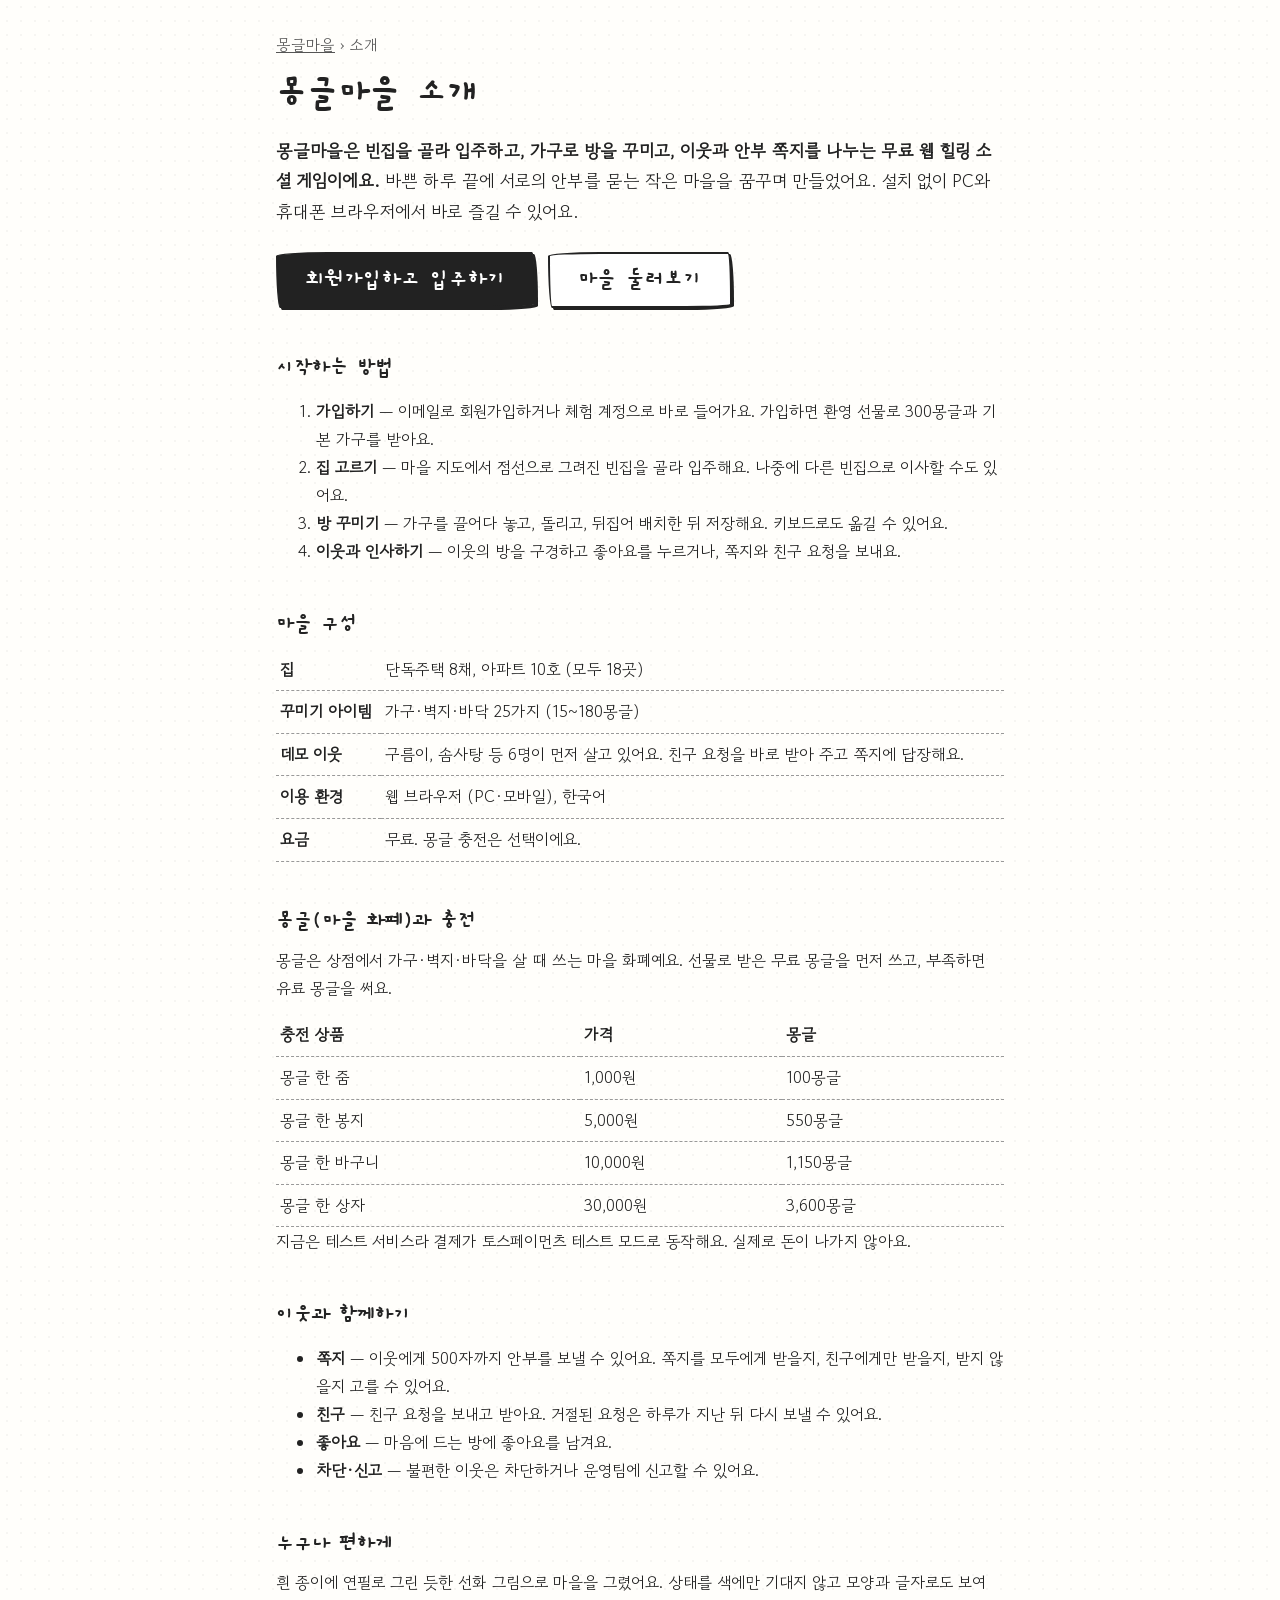
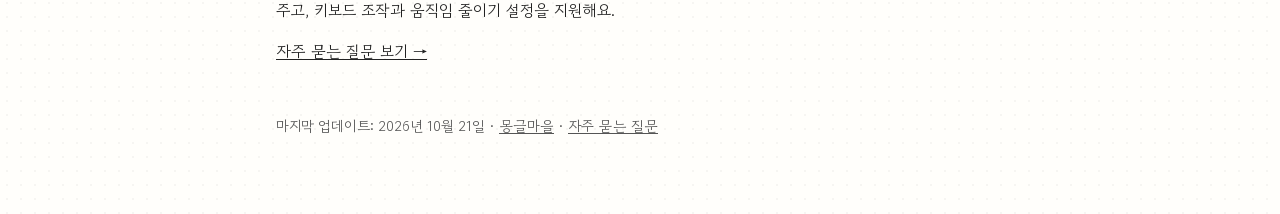
<file: about.html>
<!doctype html>
<html lang="ko">
<head>
  <meta charset="utf-8" />
  <meta name="viewport" content="width=device-width, initial-scale=1" />
  <title>몽글마을 소개 — 플레이 방법과 마을 안내 | 몽글마을!</title>
  <meta name="description" content="몽글마을은 빈집에 입주하고 방을 꾸미고 이웃과 쪽지를 나누는 무료 웹 힐링 소셜 게임이에요. 시작 방법, 마을 구성, 몽글(재화)과 충전, 이웃 기능을 한눈에 정리했어요." />
  <link rel="canonical" href="https://mongletowntest.vercel.app/about" />
  <meta name="robots" content="index, follow, max-image-preview:large" />
  <meta name="theme-color" content="#fffefb" />
  <link rel="icon" href="favicon.svg" type="image/svg+xml" />
  <meta property="og:type" content="article" />
  <meta property="og:site_name" content="몽글마을!" />
  <meta property="og:locale" content="ko_KR" />
  <meta property="og:url" content="https://mongletowntest.vercel.app/about" />
  <meta property="og:title" content="몽글마을 소개 — 플레이 방법과 마을 안내" />
  <meta property="og:description" content="빈집에 입주하고, 방을 꾸미고, 이웃과 쪽지를 나누는 작은 마을을 소개해요." />
  <meta property="og:image" content="https://mongletowntest.vercel.app/og-image.png" />
  <meta name="twitter:card" content="summary_large_image" />
  <script type="application/ld+json">
  {
    "@context": "https://schema.org",
    "@graph": [
      {
        "@type": "AboutPage",
        "@id": "https://mongletowntest.vercel.app/about#page",
        "url": "https://mongletowntest.vercel.app/about",
        "name": "몽글마을 소개",
        "inLanguage": "ko-KR",
        "dateModified": "2026-10-21",
        "about": { "@id": "https://mongletowntest.vercel.app/#game" },
        "isPartOf": { "@id": "https://mongletowntest.vercel.app/#website" }
      },
      {
        "@type": "HowTo",
        "name": "몽글마을 시작하는 방법",
        "inLanguage": "ko-KR",
        "totalTime": "PT5M",
        "step": [
          { "@type": "HowToStep", "position": 1, "name": "가입하기", "text": "이메일로 회원가입하거나 체험 계정으로 바로 들어가요. 가입하면 환영 선물로 300몽글과 기본 가구를 받아요." },
          { "@type": "HowToStep", "position": 2, "name": "집 고르기", "text": "마을 지도에서 점선으로 그려진 빈집을 골라 입주해요." },
          { "@type": "HowToStep", "position": 3, "name": "방 꾸미기", "text": "가구를 끌어다 놓고 돌리거나 뒤집어 배치한 뒤 저장해요. 상점에서 몽글로 새 가구·벽지·바닥을 살 수 있어요." },
          { "@type": "HowToStep", "position": 4, "name": "이웃과 인사하기", "text": "이웃의 방을 구경하고 좋아요를 누르거나, 쪽지와 친구 요청을 보내요." }
        ]
      },
      {
        "@type": "BreadcrumbList",
        "itemListElement": [
          { "@type": "ListItem", "position": 1, "name": "몽글마을", "item": "https://mongletowntest.vercel.app/" },
          { "@type": "ListItem", "position": 2, "name": "소개", "item": "https://mongletowntest.vercel.app/about" }
        ]
      }
    ]
  }
  </script>
  <link rel="preconnect" href="https://fonts.googleapis.com" />
  <link rel="preconnect" href="https://fonts.gstatic.com" crossorigin />
  <link href="https://fonts.googleapis.com/css2?family=Gaegu:wght@400;700&family=Gowun+Dodum&display=swap" rel="stylesheet" />
  <link rel="stylesheet" href="css/style.css" />
</head>
<body>
  <main class="static-page">
    <header>
      <nav class="crumbs" aria-label="현재 위치"><a href="/">몽글마을</a> › 소개</nav>
      <h1>몽글마을 소개</h1>
      <p class="lead"><strong>몽글마을은 빈집을 골라 입주하고, 가구로 방을 꾸미고, 이웃과 안부 쪽지를 나누는 무료 웹 힐링 소셜 게임이에요.</strong> 바쁜 하루 끝에 서로의 안부를 묻는 작은 마을을 꿈꾸며 만들었어요. 설치 없이 PC와 휴대폰 브라우저에서 바로 즐길 수 있어요.</p>
      <div class="cta">
        <a class="btn primary lg" href="/#/signup">회원가입하고 입주하기</a>
        <a class="btn lg" href="/">마을 둘러보기</a>
      </div>
    </header>

    <section aria-labelledby="how">
      <h2 id="how">시작하는 방법</h2>
      <ol>
        <li><strong>가입하기</strong> — 이메일로 회원가입하거나 체험 계정으로 바로 들어가요. 가입하면 환영 선물로 300몽글과 기본 가구를 받아요.</li>
        <li><strong>집 고르기</strong> — 마을 지도에서 점선으로 그려진 빈집을 골라 입주해요. 나중에 다른 빈집으로 이사할 수도 있어요.</li>
        <li><strong>방 꾸미기</strong> — 가구를 끌어다 놓고, 돌리고, 뒤집어 배치한 뒤 저장해요. 키보드로도 옮길 수 있어요.</li>
        <li><strong>이웃과 인사하기</strong> — 이웃의 방을 구경하고 좋아요를 누르거나, 쪽지와 친구 요청을 보내요.</li>
      </ol>
    </section>

    <section aria-labelledby="town">
      <h2 id="town">마을 구성</h2>
      <table>
        <tbody>
          <tr><th scope="row">집</th><td>단독주택 8채, 아파트 10호 (모두 18곳)</td></tr>
          <tr><th scope="row">꾸미기 아이템</th><td>가구·벽지·바닥 25가지 (15~180몽글)</td></tr>
          <tr><th scope="row">데모 이웃</th><td>구름이, 솜사탕 등 6명이 먼저 살고 있어요. 친구 요청을 바로 받아 주고 쪽지에 답장해요.</td></tr>
          <tr><th scope="row">이용 환경</th><td>웹 브라우저 (PC·모바일), 한국어</td></tr>
          <tr><th scope="row">요금</th><td>무료. 몽글 충전은 선택이에요.</td></tr>
        </tbody>
      </table>
    </section>

    <section aria-labelledby="coin">
      <h2 id="coin">몽글(마을 화폐)과 충전</h2>
      <p>몽글은 상점에서 가구·벽지·바닥을 살 때 쓰는 마을 화폐예요. 선물로 받은 무료 몽글을 먼저 쓰고, 부족하면 유료 몽글을 써요.</p>
      <table>
        <thead><tr><th scope="col">충전 상품</th><th scope="col">가격</th><th scope="col">몽글</th></tr></thead>
        <tbody>
          <tr><td>몽글 한 줌</td><td>1,000원</td><td>100몽글</td></tr>
          <tr><td>몽글 한 봉지</td><td>5,000원</td><td>550몽글</td></tr>
          <tr><td>몽글 한 바구니</td><td>10,000원</td><td>1,150몽글</td></tr>
          <tr><td>몽글 한 상자</td><td>30,000원</td><td>3,600몽글</td></tr>
        </tbody>
      </table>
      <p>지금은 테스트 서비스라 결제가 토스페이먼츠 테스트 모드로 동작해요. 실제로 돈이 나가지 않아요.</p>
    </section>

    <section aria-labelledby="social">
      <h2 id="social">이웃과 함께하기</h2>
      <ul>
        <li><strong>쪽지</strong> — 이웃에게 500자까지 안부를 보낼 수 있어요. 쪽지를 모두에게 받을지, 친구에게만 받을지, 받지 않을지 고를 수 있어요.</li>
        <li><strong>친구</strong> — 친구 요청을 보내고 받아요. 거절된 요청은 하루가 지난 뒤 다시 보낼 수 있어요.</li>
        <li><strong>좋아요</strong> — 마음에 드는 방에 좋아요를 남겨요.</li>
        <li><strong>차단·신고</strong> — 불편한 이웃은 차단하거나 운영팀에 신고할 수 있어요.</li>
      </ul>
    </section>

    <section aria-labelledby="design">
      <h2 id="design">누구나 편하게</h2>
      <p>흰 종이에 연필로 그린 듯한 선화 그림으로 마을을 그렸어요. 상태를 색에만 기대지 않고 모양과 글자로도 보여 주고, 키보드 조작과 움직임 줄이기 설정을 지원해요.</p>
    </section>

    <p><a href="faq">자주 묻는 질문 보기 →</a></p>

    <footer>
      <p>마지막 업데이트: <time datetime="2026-10-21">2026년 10월 21일</time> · <a href="/">몽글마을</a> · <a href="faq">자주 묻는 질문</a></p>
    </footer>
  </main>
</body>
</html>
</file>
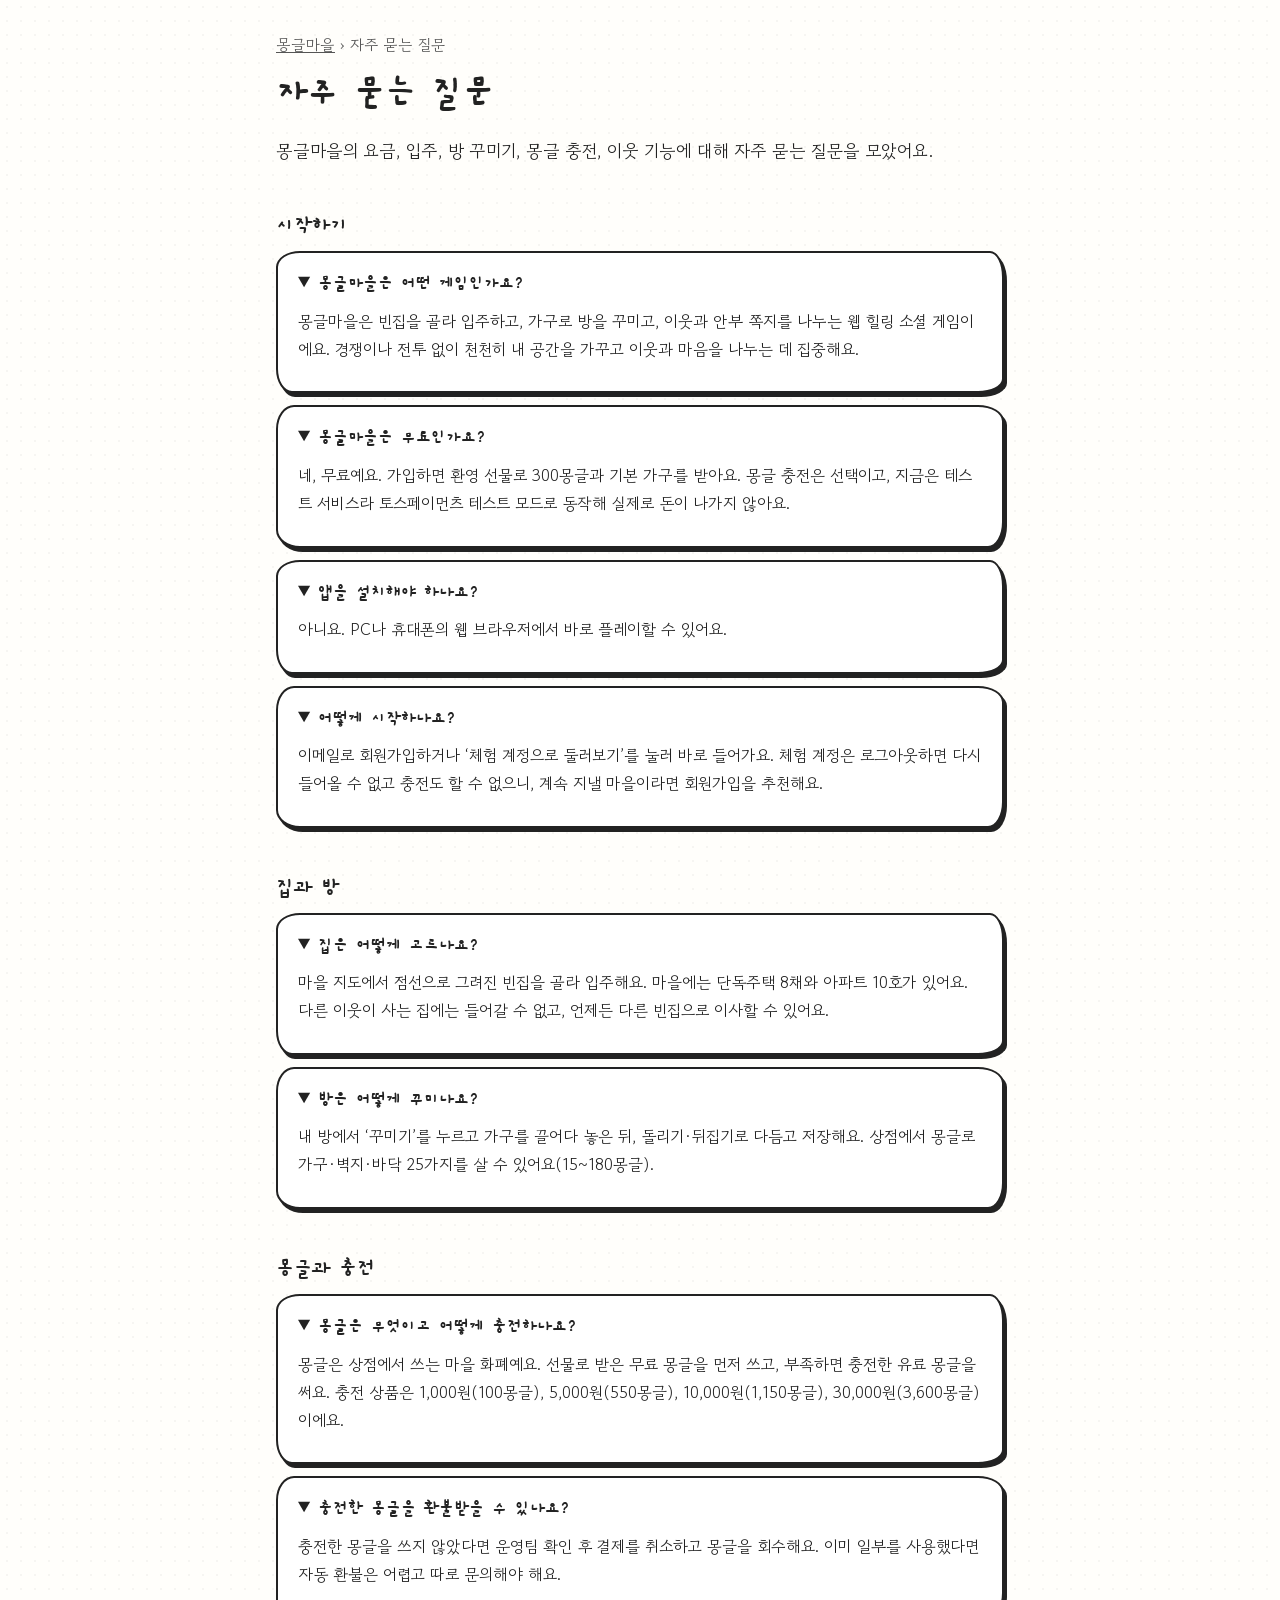
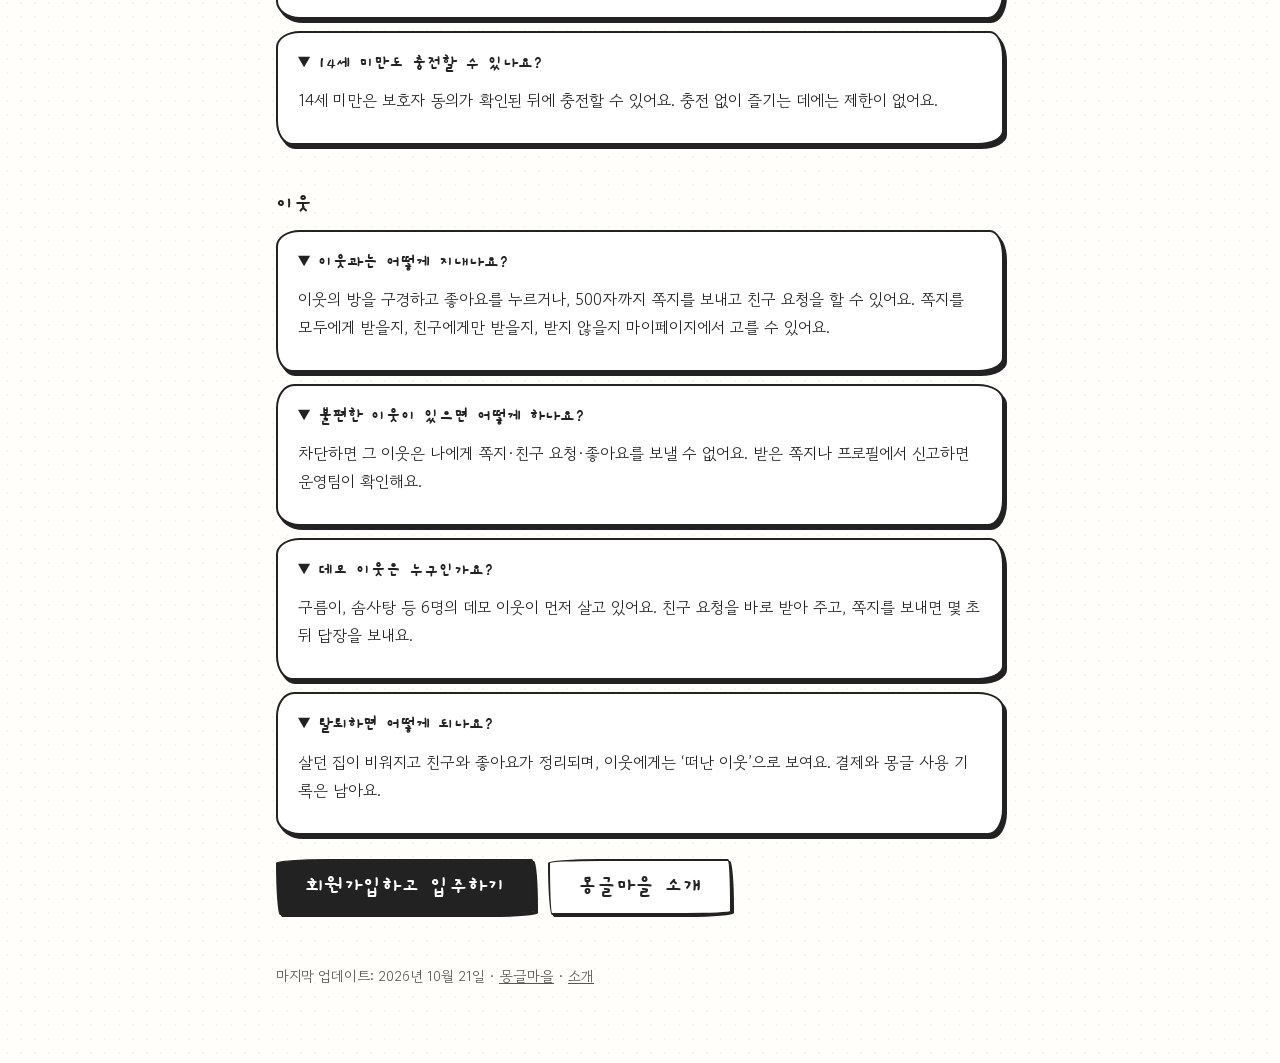
<file: faq.html>
<!doctype html>
<html lang="ko">
<head>
  <meta charset="utf-8" />
  <meta name="viewport" content="width=device-width, initial-scale=1" />
  <title>자주 묻는 질문 — 요금, 입주, 방 꾸미기, 쪽지 | 몽글마을!</title>
  <meta name="description" content="몽글마을이 무료인지, 어떻게 시작하는지, 집과 방은 어떻게 꾸미는지, 몽글 충전·환불과 이웃 차단은 어떻게 하는지 자주 묻는 질문에 답했어요." />
  <link rel="canonical" href="https://mongletowntest.vercel.app/faq" />
  <meta name="robots" content="index, follow, max-image-preview:large" />
  <meta name="theme-color" content="#fffefb" />
  <link rel="icon" href="favicon.svg" type="image/svg+xml" />
  <meta property="og:type" content="article" />
  <meta property="og:site_name" content="몽글마을!" />
  <meta property="og:locale" content="ko_KR" />
  <meta property="og:url" content="https://mongletowntest.vercel.app/faq" />
  <meta property="og:title" content="몽글마을 자주 묻는 질문" />
  <meta property="og:description" content="요금, 입주, 방 꾸미기, 몽글 충전, 이웃 기능에 대한 질문과 답." />
  <meta property="og:image" content="https://mongletowntest.vercel.app/og-image.png" />
  <meta name="twitter:card" content="summary_large_image" />
  <script type="application/ld+json">
  {
    "@context": "https://schema.org",
    "@graph": [
      {
        "@type": "FAQPage",
        "@id": "https://mongletowntest.vercel.app/faq#page",
        "url": "https://mongletowntest.vercel.app/faq",
        "name": "몽글마을 자주 묻는 질문",
        "inLanguage": "ko-KR",
        "dateModified": "2026-10-21",
        "about": { "@id": "https://mongletowntest.vercel.app/#game" },
        "isPartOf": { "@id": "https://mongletowntest.vercel.app/#website" },
        "mainEntity": [
          { "@type": "Question", "name": "몽글마을은 어떤 게임인가요?", "acceptedAnswer": { "@type": "Answer", "text": "몽글마을은 빈집을 골라 입주하고, 가구로 방을 꾸미고, 이웃과 안부 쪽지를 나누는 웹 힐링 소셜 게임이에요. 경쟁이나 전투 없이 천천히 내 공간을 가꾸고 이웃과 마음을 나누는 데 집중해요." } },
          { "@type": "Question", "name": "몽글마을은 무료인가요?", "acceptedAnswer": { "@type": "Answer", "text": "네, 무료예요. 가입하면 환영 선물로 300몽글과 기본 가구를 받아요. 몽글 충전은 선택이고, 지금은 테스트 서비스라 토스페이먼츠 테스트 모드로 동작해 실제로 돈이 나가지 않아요." } },
          { "@type": "Question", "name": "앱을 설치해야 하나요?", "acceptedAnswer": { "@type": "Answer", "text": "아니요. PC나 휴대폰의 웹 브라우저에서 바로 플레이할 수 있어요." } },
          { "@type": "Question", "name": "어떻게 시작하나요?", "acceptedAnswer": { "@type": "Answer", "text": "이메일로 회원가입하거나 '체험 계정으로 둘러보기'를 눌러 바로 들어가요. 체험 계정은 로그아웃하면 다시 들어올 수 없고 충전도 할 수 없으니, 계속 지낼 마을이라면 회원가입을 추천해요." } },
          { "@type": "Question", "name": "집은 어떻게 고르나요?", "acceptedAnswer": { "@type": "Answer", "text": "마을 지도에서 점선으로 그려진 빈집을 골라 입주해요. 마을에는 단독주택 8채와 아파트 10호가 있어요. 다른 이웃이 사는 집에는 들어갈 수 없고, 언제든 다른 빈집으로 이사할 수 있어요." } },
          { "@type": "Question", "name": "방은 어떻게 꾸미나요?", "acceptedAnswer": { "@type": "Answer", "text": "내 방에서 '꾸미기'를 누르고 가구를 끌어다 놓은 뒤, 돌리기·뒤집기로 다듬고 저장해요. 상점에서 몽글로 가구·벽지·바닥 25가지를 살 수 있어요(15~180몽글)." } },
          { "@type": "Question", "name": "몽글은 무엇이고 어떻게 충전하나요?", "acceptedAnswer": { "@type": "Answer", "text": "몽글은 상점에서 쓰는 마을 화폐예요. 선물로 받은 무료 몽글을 먼저 쓰고, 부족하면 충전한 유료 몽글을 써요. 충전 상품은 1,000원(100몽글), 5,000원(550몽글), 10,000원(1,150몽글), 30,000원(3,600몽글)이에요." } },
          { "@type": "Question", "name": "충전한 몽글을 환불받을 수 있나요?", "acceptedAnswer": { "@type": "Answer", "text": "충전한 몽글을 쓰지 않았다면 운영팀 확인 후 결제를 취소하고 몽글을 회수해요. 이미 일부를 사용했다면 자동 환불은 어렵고 따로 문의해야 해요." } },
          { "@type": "Question", "name": "14세 미만도 충전할 수 있나요?", "acceptedAnswer": { "@type": "Answer", "text": "14세 미만은 보호자 동의가 확인된 뒤에 충전할 수 있어요. 충전 없이 즐기는 데에는 제한이 없어요." } },
          { "@type": "Question", "name": "이웃과는 어떻게 지내나요?", "acceptedAnswer": { "@type": "Answer", "text": "이웃의 방을 구경하고 좋아요를 누르거나, 500자까지 쪽지를 보내고 친구 요청을 할 수 있어요. 쪽지를 모두에게 받을지, 친구에게만 받을지, 받지 않을지 마이페이지에서 고를 수 있어요." } },
          { "@type": "Question", "name": "불편한 이웃이 있으면 어떻게 하나요?", "acceptedAnswer": { "@type": "Answer", "text": "차단하면 그 이웃은 나에게 쪽지·친구 요청·좋아요를 보낼 수 없어요. 받은 쪽지나 프로필에서 신고하면 운영팀이 확인해요." } },
          { "@type": "Question", "name": "데모 이웃은 누구인가요?", "acceptedAnswer": { "@type": "Answer", "text": "구름이, 솜사탕 등 6명의 데모 이웃이 먼저 살고 있어요. 친구 요청을 바로 받아 주고, 쪽지를 보내면 몇 초 뒤 답장을 보내요." } },
          { "@type": "Question", "name": "탈퇴하면 어떻게 되나요?", "acceptedAnswer": { "@type": "Answer", "text": "살던 집이 비워지고 친구와 좋아요가 정리되며, 이웃에게는 '떠난 이웃'으로 보여요. 결제와 몽글 사용 기록은 남아요." } }
        ]
      },
      {
        "@type": "BreadcrumbList",
        "itemListElement": [
          { "@type": "ListItem", "position": 1, "name": "몽글마을", "item": "https://mongletowntest.vercel.app/" },
          { "@type": "ListItem", "position": 2, "name": "자주 묻는 질문", "item": "https://mongletowntest.vercel.app/faq" }
        ]
      }
    ]
  }
  </script>
  <link rel="preconnect" href="https://fonts.googleapis.com" />
  <link rel="preconnect" href="https://fonts.gstatic.com" crossorigin />
  <link href="https://fonts.googleapis.com/css2?family=Gaegu:wght@400;700&family=Gowun+Dodum&display=swap" rel="stylesheet" />
  <link rel="stylesheet" href="css/style.css" />
</head>
<body>
  <main class="static-page">
    <header>
      <nav class="crumbs" aria-label="현재 위치"><a href="/">몽글마을</a> › 자주 묻는 질문</nav>
      <h1>자주 묻는 질문</h1>
      <p class="lead">몽글마을의 요금, 입주, 방 꾸미기, 몽글 충전, 이웃 기능에 대해 자주 묻는 질문을 모았어요.</p>
    </header>

    <section aria-labelledby="basic">
      <h2 id="basic">시작하기</h2>
      <details class="card" open><summary>몽글마을은 어떤 게임인가요?</summary>
        <p>몽글마을은 빈집을 골라 입주하고, 가구로 방을 꾸미고, 이웃과 안부 쪽지를 나누는 웹 힐링 소셜 게임이에요. 경쟁이나 전투 없이 천천히 내 공간을 가꾸고 이웃과 마음을 나누는 데 집중해요.</p></details>
      <details class="card" open><summary>몽글마을은 무료인가요?</summary>
        <p>네, 무료예요. 가입하면 환영 선물로 300몽글과 기본 가구를 받아요. 몽글 충전은 선택이고, 지금은 테스트 서비스라 토스페이먼츠 테스트 모드로 동작해 실제로 돈이 나가지 않아요.</p></details>
      <details class="card" open><summary>앱을 설치해야 하나요?</summary>
        <p>아니요. PC나 휴대폰의 웹 브라우저에서 바로 플레이할 수 있어요.</p></details>
      <details class="card" open><summary>어떻게 시작하나요?</summary>
        <p>이메일로 회원가입하거나 ‘체험 계정으로 둘러보기’를 눌러 바로 들어가요. 체험 계정은 로그아웃하면 다시 들어올 수 없고 충전도 할 수 없으니, 계속 지낼 마을이라면 회원가입을 추천해요.</p></details>
    </section>

    <section aria-labelledby="home">
      <h2 id="home">집과 방</h2>
      <details class="card" open><summary>집은 어떻게 고르나요?</summary>
        <p>마을 지도에서 점선으로 그려진 빈집을 골라 입주해요. 마을에는 단독주택 8채와 아파트 10호가 있어요. 다른 이웃이 사는 집에는 들어갈 수 없고, 언제든 다른 빈집으로 이사할 수 있어요.</p></details>
      <details class="card" open><summary>방은 어떻게 꾸미나요?</summary>
        <p>내 방에서 ‘꾸미기’를 누르고 가구를 끌어다 놓은 뒤, 돌리기·뒤집기로 다듬고 저장해요. 상점에서 몽글로 가구·벽지·바닥 25가지를 살 수 있어요(15~180몽글).</p></details>
    </section>

    <section aria-labelledby="coin">
      <h2 id="coin">몽글과 충전</h2>
      <details class="card" open><summary>몽글은 무엇이고 어떻게 충전하나요?</summary>
        <p>몽글은 상점에서 쓰는 마을 화폐예요. 선물로 받은 무료 몽글을 먼저 쓰고, 부족하면 충전한 유료 몽글을 써요. 충전 상품은 1,000원(100몽글), 5,000원(550몽글), 10,000원(1,150몽글), 30,000원(3,600몽글)이에요.</p></details>
      <details class="card" open><summary>충전한 몽글을 환불받을 수 있나요?</summary>
        <p>충전한 몽글을 쓰지 않았다면 운영팀 확인 후 결제를 취소하고 몽글을 회수해요. 이미 일부를 사용했다면 자동 환불은 어렵고 따로 문의해야 해요.</p></details>
      <details class="card" open><summary>14세 미만도 충전할 수 있나요?</summary>
        <p>14세 미만은 보호자 동의가 확인된 뒤에 충전할 수 있어요. 충전 없이 즐기는 데에는 제한이 없어요.</p></details>
    </section>

    <section aria-labelledby="neighbor">
      <h2 id="neighbor">이웃</h2>
      <details class="card" open><summary>이웃과는 어떻게 지내나요?</summary>
        <p>이웃의 방을 구경하고 좋아요를 누르거나, 500자까지 쪽지를 보내고 친구 요청을 할 수 있어요. 쪽지를 모두에게 받을지, 친구에게만 받을지, 받지 않을지 마이페이지에서 고를 수 있어요.</p></details>
      <details class="card" open><summary>불편한 이웃이 있으면 어떻게 하나요?</summary>
        <p>차단하면 그 이웃은 나에게 쪽지·친구 요청·좋아요를 보낼 수 없어요. 받은 쪽지나 프로필에서 신고하면 운영팀이 확인해요.</p></details>
      <details class="card" open><summary>데모 이웃은 누구인가요?</summary>
        <p>구름이, 솜사탕 등 6명의 데모 이웃이 먼저 살고 있어요. 친구 요청을 바로 받아 주고, 쪽지를 보내면 몇 초 뒤 답장을 보내요.</p></details>
      <details class="card" open><summary>탈퇴하면 어떻게 되나요?</summary>
        <p>살던 집이 비워지고 친구와 좋아요가 정리되며, 이웃에게는 ‘떠난 이웃’으로 보여요. 결제와 몽글 사용 기록은 남아요.</p></details>
    </section>

    <div class="cta">
      <a class="btn primary lg" href="/#/signup">회원가입하고 입주하기</a>
      <a class="btn lg" href="about">몽글마을 소개</a>
    </div>

    <footer>
      <p>마지막 업데이트: <time datetime="2026-10-21">2026년 10월 21일</time> · <a href="/">몽글마을</a> · <a href="about">소개</a></p>
    </footer>
  </main>
</body>
</html>
</file>
<file: css/style.css>
/* =========================================================
   몽글마을! — 연필 선화 스타일
   흰 바탕 + 검은 선, 둥글고 살짝 비뚤어진 손그림 형태
   ========================================================= */

:root {
  --ink: #222;
  --ink-soft: #555;
  --ink-faint: #999;
  --paper: #fffefb;
  --paper-2: #f6f5f0;
  --line: 2.5px;
  --radius-a: 18px 26px 16px 24px / 24px 16px 26px 18px;
  --radius-b: 24px 14px 26px 16px / 16px 26px 14px 24px;
  --radius-pill: 255px 20px 225px 20px / 20px 225px 20px 255px;
  --shadow: 3px 4px 0 var(--ink);
  --shadow-sm: 2px 2px 0 var(--ink);
  --font-title: "Gaegu", "Gowun Dodum", "Apple SD Gothic Neo", "Malgun Gothic", sans-serif;
  --font-body: "Gowun Dodum", "Apple SD Gothic Neo", "Malgun Gothic", sans-serif;
  --header-h: 64px;
  --tabbar-h: 66px;
  --dur: 0.18s;
}

* { box-sizing: border-box; }
html { -webkit-text-size-adjust: 100%; }
body {
  margin: 0;
  min-height: 100vh;
  font-family: var(--font-body);
  font-size: 16px;
  line-height: 1.6;
  color: var(--ink);
  background-color: var(--paper);
  /* 종이 질감 — 아주 옅은 점 */
  background-image: radial-gradient(rgba(0,0,0,.035) 1px, transparent 1.2px);
  background-size: 14px 14px;
}
h1, h2, h3, h4 { font-family: var(--font-title); font-weight: 700; line-height: 1.25; margin: 0 0 .5em; }
h1 { font-size: 2.4rem; }
h2 { font-size: 1.9rem; }
h3 { font-size: 1.45rem; }
p { margin: 0 0 .8em; }
a { color: inherit; }
img, svg { max-width: 100%; }
button, input, select, textarea { font: inherit; color: inherit; }
[hidden] { display: none !important; }

.sr-only {
  position: absolute !important; width: 1px; height: 1px; padding: 0; margin: -1px;
  overflow: hidden; clip: rect(0 0 0 0); white-space: nowrap; border: 0;
}
.skip-link {
  position: absolute; left: 12px; top: -60px; z-index: 1000;
  background: var(--paper); border: var(--line) solid var(--ink); border-radius: var(--radius-a);
  padding: 8px 14px; text-decoration: none;
}
.skip-link:focus { top: 12px; }

:focus-visible {
  outline: 3px dashed var(--ink);
  outline-offset: 3px;
}

/* ---------- 손그림 공통 ---------- */
.sketch {
  background: #fff;
  border: var(--line) solid var(--ink);
  border-radius: var(--radius-a);
}
.sketch-b { border-radius: var(--radius-b); }
.wobble { filter: url(#wobble); }
.scribble-underline {
  background-image: url("data:image/svg+xml,%3Csvg xmlns='http://www.w3.org/2000/svg' viewBox='0 0 200 12'%3E%3Cpath d='M2 8 Q30 2 60 7 T120 6 T198 5' fill='none' stroke='%23222' stroke-width='2.5' stroke-linecap='round'/%3E%3C/svg%3E");
  background-repeat: no-repeat;
  background-position: 0 100%;
  background-size: 100% 10px;
  padding-bottom: 6px;
}

/* ---------- 레이아웃 ---------- */
.main {
  max-width: 1120px;
  margin: 0 auto;
  padding: 24px 16px 48px;
  outline: none;
}
body.has-nav .main { padding-bottom: calc(var(--tabbar-h) + 32px); }
@media (min-width: 860px) { body.has-nav .main { padding-bottom: 48px; } }

.page-head {
  display: flex; align-items: flex-end; justify-content: space-between; gap: 12px; flex-wrap: wrap;
  margin-bottom: 20px;
}
.page-head h1 { margin: 0; }
.page-head .sub { color: var(--ink-soft); margin: 4px 0 0; }
.row { display: flex; gap: 12px; align-items: center; flex-wrap: wrap; }
.row.between { justify-content: space-between; }
.stack > * + * { margin-top: 12px; }
.grid { display: grid; gap: 16px; }
.muted { color: var(--ink-soft); }
.faint { color: var(--ink-faint); }
.small { font-size: .875rem; }
.center { text-align: center; }
.mt-0 { margin-top: 0; }
.mt-1 { margin-top: 8px; } .mt-2 { margin-top: 16px; } .mt-3 { margin-top: 24px; }
.mb-0 { margin-bottom: 0; }
.w-full { width: 100%; }

/* ---------- 상단 바 ---------- */
.topbar {
  position: sticky; top: 0; z-index: 50;
  background: rgba(255,254,251,.94);
  backdrop-filter: blur(4px);
  border-bottom: var(--line) solid var(--ink);
}
.topbar-inner {
  max-width: 1120px; margin: 0 auto; height: var(--header-h);
  display: flex; align-items: center; gap: 16px; padding: 0 16px;
}
.logo {
  font-family: var(--font-title); font-weight: 700; font-size: 1.8rem;
  text-decoration: none; white-space: nowrap; display: inline-flex; align-items: center; gap: 6px;
}
.logo svg { width: 34px; height: 34px; }
.nav { display: none; gap: 4px; margin-left: 8px; }
.nav a {
  position: relative; display: inline-flex; align-items: center; gap: 6px;
  padding: 6px 12px; text-decoration: none; border: 2px solid transparent; border-radius: var(--radius-pill);
  font-size: .98rem;
}
.nav a:hover { border-color: var(--ink-faint); }
.nav a[aria-current="page"] { border-color: var(--ink); background: #fff; font-weight: 700; }
.nav a svg { width: 20px; height: 20px; }
.topbar-right { margin-left: auto; display: flex; align-items: center; gap: 10px; }
.wallet-chip {
  display: inline-flex; align-items: center; gap: 6px; padding: 4px 12px 4px 8px;
  border: 2px solid var(--ink); border-radius: var(--radius-pill); background: #fff;
  text-decoration: none; font-weight: 700; white-space: nowrap;
}
.wallet-chip svg { width: 22px; height: 22px; }
.avatar-btn {
  width: 40px; height: 40px; border-radius: 50%; border: 2px solid var(--ink); background: #fff;
  display: inline-flex; align-items: center; justify-content: center; text-decoration: none;
  font-family: var(--font-title); font-weight: 700; font-size: 1.2rem;
}
@media (min-width: 860px) { .nav { display: flex; } }

.badge {
  display: inline-flex; align-items: center; justify-content: center;
  min-width: 20px; height: 20px; padding: 0 5px; font-size: .75rem; font-weight: 700;
  background: var(--ink); color: #fff; border-radius: 10px; line-height: 1;
}
.nav .badge, .tabbar .badge { position: absolute; top: -4px; right: -2px; }

/* ---------- 하단 탭바(모바일) ---------- */
.tabbar {
  position: fixed; left: 0; right: 0; bottom: 0; z-index: 50; height: var(--tabbar-h);
  background: #fff; border-top: var(--line) solid var(--ink);
  display: grid; grid-template-columns: repeat(5, 1fr);
  padding-bottom: env(safe-area-inset-bottom);
}
.tabbar a {
  position: relative; display: flex; flex-direction: column; align-items: center; justify-content: center; gap: 2px;
  text-decoration: none; font-size: .75rem;
}
.tabbar a svg { width: 26px; height: 26px; }
.tabbar a[aria-current="page"] { font-weight: 700; }
.tabbar a[aria-current="page"]::after {
  content: ""; position: absolute; bottom: 6px; width: 28px; height: 6px;
  background: url("data:image/svg+xml,%3Csvg xmlns='http://www.w3.org/2000/svg' viewBox='0 0 40 8'%3E%3Cpath d='M2 5 Q10 1 20 4 T38 3' fill='none' stroke='%23222' stroke-width='2.5' stroke-linecap='round'/%3E%3C/svg%3E") no-repeat center/100% 100%;
}
.tabbar .tab-icon { position: relative; display: inline-flex; }
@media (min-width: 860px) { .tabbar { display: none !important; } }

/* ---------- 버튼 ---------- */
.btn {
  --bg: #fff;
  display: inline-flex; align-items: center; justify-content: center; gap: 8px;
  min-height: 46px; padding: 8px 20px;
  background: var(--bg); color: var(--ink);
  border: var(--line) solid var(--ink); border-radius: var(--radius-pill);
  box-shadow: var(--shadow-sm);
  font-family: var(--font-title); font-size: 1.2rem; font-weight: 700; line-height: 1.1;
  cursor: pointer; text-decoration: none; user-select: none;
  transition: transform var(--dur) ease, box-shadow var(--dur) ease;
}
.btn svg { width: 20px; height: 20px; flex: none; }
.btn:hover { transform: translate(-1px, -1px) rotate(-.6deg); box-shadow: var(--shadow); }
.btn:active { transform: translate(2px, 2px); box-shadow: 0 0 0 var(--ink); }
.btn.primary { --bg: var(--ink); color: #fff; }
.btn.primary svg { stroke: #fff; }
.btn.ghost { box-shadow: none; border-style: dashed; }
.btn.ghost:hover { box-shadow: none; }
.btn.danger { border-style: double; border-width: 4px; }
.btn.sm { min-height: 36px; padding: 4px 12px; font-size: 1.02rem; }
.btn.lg { min-height: 56px; padding: 10px 28px; font-size: 1.45rem; }
.btn.icon { padding: 0; width: 44px; min-height: 44px; }
.btn.icon.sm { width: 36px; min-height: 36px; }
.btn[disabled], .btn[aria-disabled="true"] {
  cursor: not-allowed; opacity: .45; transform: none; box-shadow: none;
}
.btn.loading { pointer-events: none; }
.btn.loading::after {
  content: ""; width: 16px; height: 16px; border: 2.5px solid currentColor; border-right-color: transparent;
  border-radius: 50%; animation: spin .7s linear infinite;
}
.link-btn {
  background: none; border: none; padding: 0; cursor: pointer; text-decoration: underline; text-underline-offset: 3px;
}

/* ---------- 카드 ---------- */
.card {
  background: #fff;
  border: var(--line) solid var(--ink);
  border-radius: var(--radius-a);
  box-shadow: var(--shadow);
  padding: 20px;
}
.card:nth-child(even) { border-radius: var(--radius-b); }
.card.flat { box-shadow: none; }
.card h3 { margin-bottom: .35em; }

/* ---------- 폼 ---------- */
.field { display: block; margin-bottom: 16px; }
.field > .label { display: block; font-weight: 700; margin-bottom: 6px; }
.field .hint { display: block; font-size: .85rem; color: var(--ink-soft); margin-top: 6px; }
.field .error-text { display: flex; gap: 6px; align-items: flex-start; font-size: .88rem; margin-top: 6px; font-weight: 700; }
.field .error-text svg { width: 18px; height: 18px; flex: none; margin-top: 2px; }
.field .ok-text { display: flex; gap: 6px; align-items: center; font-size: .88rem; margin-top: 6px; }
.field .ok-text svg { width: 18px; height: 18px; }
.input, .select, .textarea {
  width: 100%; min-height: 48px; padding: 10px 14px;
  background: #fff; border: var(--line) solid var(--ink); border-radius: var(--radius-b);
  outline: none;
}
.textarea { min-height: 140px; resize: vertical; line-height: 1.6; }
.input:focus, .select:focus, .textarea:focus { box-shadow: var(--shadow-sm); }
.input[aria-invalid="true"], .textarea[aria-invalid="true"] { border-style: dashed; border-width: 3px; }
.input-row { display: flex; gap: 8px; }
.input-row .input { flex: 1; }
.check {
  display: flex; gap: 10px; align-items: flex-start; cursor: pointer; padding: 6px 0;
}
.check input { appearance: none; flex: none; width: 24px; height: 24px; margin: 1px 0 0; border: var(--line) solid var(--ink); border-radius: 6px 8px 5px 7px; background: #fff; cursor: pointer; display: grid; place-content: center; }
.check input::after { content: ""; width: 12px; height: 7px; border-left: 3px solid var(--ink); border-bottom: 3px solid var(--ink); transform: rotate(-45deg) translate(1px, -1px) scale(0); transition: transform .12s; }
.check input:checked::after { transform: rotate(-45deg) translate(1px, -1px) scale(1); }
.check input[type="radio"] { border-radius: 50%; }
.check input[type="radio"]::after { width: 10px; height: 10px; border: none; background: var(--ink); border-radius: 50%; transform: scale(0); }
.check input[type="radio"]:checked::after { transform: scale(1); }
.counter { text-align: right; font-size: .85rem; color: var(--ink-soft); margin-top: 4px; }
.counter.over { font-weight: 700; color: var(--ink); }
fieldset { border: none; padding: 0; margin: 0 0 16px; }
legend { font-weight: 700; margin-bottom: 6px; padding: 0; }

.switch { display: flex; align-items: center; justify-content: space-between; gap: 12px; padding: 12px 0; border-bottom: 1.5px dashed var(--ink-faint); cursor: pointer; }
.switch:last-child { border-bottom: none; }
.switch input { appearance: none; flex: none; width: 54px; height: 30px; border: var(--line) solid var(--ink); border-radius: 20px; background: #fff; position: relative; cursor: pointer; }
.switch input::after { content: ""; position: absolute; top: 3px; left: 3px; width: 19px; height: 19px; border: 2px solid var(--ink); border-radius: 50%; background: #fff; transition: left var(--dur); }
.switch input:checked { background: var(--ink); }
.switch input:checked::after { left: 26px; }
.switch .state { font-size: .8rem; color: var(--ink-soft); margin-left: 6px; }

/* ---------- 탭 ---------- */
.tabs { display: flex; gap: 6px; flex-wrap: wrap; margin-bottom: 16px; }
.tab {
  padding: 6px 16px; min-height: 40px;
  border: 2px dashed var(--ink-faint); border-radius: var(--radius-pill); background: transparent;
  cursor: pointer; font-family: var(--font-title); font-size: 1.15rem; font-weight: 700;
  display: inline-flex; align-items: center; gap: 6px;
}
.tab:hover { border-color: var(--ink); }
.tab[aria-selected="true"], .tab[aria-pressed="true"] { border: var(--line) solid var(--ink); background: #fff; box-shadow: var(--shadow-sm); }
.tab .badge { position: static; }

/* ---------- 리스트 ---------- */
.list { list-style: none; margin: 0; padding: 0; }
.list-item {
  display: flex; gap: 12px; align-items: center; padding: 14px 6px;
  border-bottom: 1.5px dashed var(--ink-faint);
}
.list-item:last-child { border-bottom: none; }
.list-item .grow { flex: 1; min-width: 0; }
.list-item .title { font-weight: 700; }
.list-item .meta { font-size: .85rem; color: var(--ink-soft); }
.ellipsis { overflow: hidden; text-overflow: ellipsis; white-space: nowrap; }
.empty {
  text-align: center; padding: 40px 16px; color: var(--ink-soft);
}
.empty svg { width: 90px; height: 90px; display: block; margin: 0 auto 12px; }
.empty p { margin: 0 0 4px; }

.avatar {
  flex: none; width: 46px; height: 46px; border-radius: 48% 52% 50% 46%; border: 2px solid var(--ink); background: #fff;
  display: inline-flex; align-items: center; justify-content: center;
  font-family: var(--font-title); font-weight: 700; font-size: 1.35rem;
}
.avatar.lg { width: 76px; height: 76px; font-size: 2.2rem; }

.tag {
  display: inline-flex; align-items: center; gap: 4px; padding: 1px 10px; font-size: .8rem;
  border: 1.5px solid var(--ink); border-radius: var(--radius-pill); background: #fff; white-space: nowrap;
}
.tag.dashed { border-style: dashed; }
.tag.solid { background: var(--ink); color: #fff; }
.tag svg { width: 14px; height: 14px; }

/* ---------- 표(관리자) ---------- */
.table-wrap { overflow-x: auto; border: var(--line) solid var(--ink); border-radius: var(--radius-b); background: #fff; }
table.table { width: 100%; border-collapse: collapse; font-size: .9rem; min-width: 640px; }
.table th, .table td { padding: 10px 12px; text-align: left; border-bottom: 1.5px dashed var(--ink-faint); vertical-align: middle; }
.table th { font-family: var(--font-title); font-size: 1.05rem; background: var(--paper-2); border-bottom: 2px solid var(--ink); white-space: nowrap; }
.table tr:last-child td { border-bottom: none; }
.table .num { text-align: right; font-variant-numeric: tabular-nums; }

/* ---------- 모달 ---------- */
.modal-backdrop {
  position: fixed; inset: 0; z-index: 200; background: rgba(255,254,251,.78);
  display: flex; align-items: center; justify-content: center; padding: 16px;
  animation: fade-in .15s ease;
}
.modal {
  width: 100%; max-width: 480px; max-height: calc(100vh - 32px); overflow: auto;
  background: #fff; border: 3px solid var(--ink); border-radius: var(--radius-a);
  box-shadow: 5px 6px 0 var(--ink); padding: 24px;
  animation: pop-in .22s cubic-bezier(.3,1.4,.6,1);
  position: relative;
}
.modal.wide { max-width: 720px; }
.modal h2 { font-size: 1.7rem; padding-right: 40px; }
.modal .modal-close { position: absolute; top: 14px; right: 14px; }
.modal-actions { display: flex; gap: 10px; justify-content: flex-end; flex-wrap: wrap; margin-top: 20px; }
@media (max-width: 520px) {
  .modal-backdrop { align-items: flex-end; padding: 0; }
  .modal { max-width: none; border-radius: 26px 26px 0 0; border-bottom: none; max-height: 92vh; padding: 22px 16px 28px; }
  .modal-actions .btn { flex: 1; }
}

/* ---------- 토스트 ---------- */
.toasts {
  position: fixed; z-index: 300; left: 50%; transform: translateX(-50%);
  top: 76px; display: flex; flex-direction: column; gap: 8px; align-items: center; pointer-events: none;
  width: min(92vw, 420px);
}
.toast {
  pointer-events: auto; display: flex; gap: 10px; align-items: center;
  background: #fff; border: var(--line) solid var(--ink); border-radius: var(--radius-pill);
  box-shadow: var(--shadow-sm); padding: 10px 18px; font-weight: 700;
  animation: drop-in .3s cubic-bezier(.3,1.4,.6,1);
}
.toast svg { width: 22px; height: 22px; flex: none; }
.toast.error { border-style: dashed; border-width: 3px; }
.toast.leaving { animation: fade-out .25s ease forwards; }

/* ---------- 로딩 ---------- */
.loader { display: flex; flex-direction: column; align-items: center; gap: 8px; padding: 40px; color: var(--ink-soft); }
.loader svg { width: 70px; height: 40px; }
.loader path { stroke-dasharray: 160; stroke-dashoffset: 160; animation: scribble 1.4s ease-in-out infinite; }

/* ---------- 애니메이션 ---------- */
@keyframes spin { to { transform: rotate(360deg); } }
@keyframes fade-in { from { opacity: 0; } }
@keyframes fade-out { to { opacity: 0; transform: translateY(-6px); } }
@keyframes pop-in { from { opacity: 0; transform: scale(.92) rotate(-1deg); } }
@keyframes drop-in { from { opacity: 0; transform: translateY(-12px); } }
@keyframes wiggle { 0%,100% { transform: rotate(0); } 25% { transform: rotate(-2.5deg); } 75% { transform: rotate(2.5deg); } }
@keyframes bob { 0%,100% { transform: translateY(0); } 50% { transform: translateY(-5px); } }
@keyframes scribble { 50% { stroke-dashoffset: 0; } 100% { stroke-dashoffset: -160; } }
@keyframes shake { 0%,100% { transform: translateX(0); } 20%,60% { transform: translateX(-5px); } 40%,80% { transform: translateX(5px); } }
.shake { animation: shake .35s ease; }
.page-enter { animation: page-in .25s ease; }
@keyframes page-in { from { opacity: 0; transform: translateY(8px); } }

/* 움직임 줄이기 */
html.reduce-motion *, html.reduce-motion *::before, html.reduce-motion *::after {
  animation-duration: .001ms !important; animation-iteration-count: 1 !important;
  transition-duration: .001ms !important;
}
@media (prefers-reduced-motion: reduce) {
  html:not(.allow-motion) *, html:not(.allow-motion) *::before, html:not(.allow-motion) *::after {
    animation-duration: .001ms !important; animation-iteration-count: 1 !important;
    transition-duration: .001ms !important;
  }
}

/* =========================================================
   시작 / 인증
   ========================================================= */
.hero {
  min-height: calc(100vh - 80px);
  display: flex; flex-direction: column; align-items: center; justify-content: center; text-align: center;
  padding: 24px 0;
}
.hero-art { width: min(560px, 100%); margin-bottom: 8px; }
.hero h1 { font-size: clamp(3rem, 10vw, 4.6rem); margin-bottom: .1em; }
.hero h1 .bang { display: inline-block; animation: bob 2.4s ease-in-out infinite; }
.hero .tagline { font-size: 1.15rem; color: var(--ink-soft); margin-bottom: 28px; }
.hero .actions { display: flex; flex-direction: column; gap: 12px; width: min(320px, 100%); }
.hero .demo-note { margin-top: 24px; font-size: .85rem; color: var(--ink-faint); max-width: 420px; }

.auth-wrap { max-width: 460px; margin: 0 auto; }
.auth-wrap .card { padding: 28px 24px; }
.auth-wrap h1 { text-align: center; }
.auth-foot { text-align: center; margin-top: 16px; font-size: .95rem; }
.steps { display: flex; justify-content: center; gap: 6px; margin-bottom: 16px; font-size: .85rem; color: var(--ink-soft); }
.steps span[aria-current="step"] { font-weight: 700; color: var(--ink); text-decoration: underline; text-underline-offset: 4px; }
.agree-box { border: 2px dashed var(--ink-faint); border-radius: var(--radius-b); padding: 8px 14px; margin-bottom: 16px; }
.agree-box .check { padding: 8px 0; }
.agree-box .all { border-bottom: 1.5px dashed var(--ink-faint); font-weight: 700; }
.guardian-box { border-left: 4px solid var(--ink); padding: 4px 0 4px 14px; margin: 8px 0 16px; }
.notice {
  display: flex; gap: 10px; align-items: flex-start; padding: 12px 14px; margin-bottom: 16px;
  border: 2px dashed var(--ink); border-radius: var(--radius-b); background: #fff; font-size: .92rem;
}
.notice svg { width: 22px; height: 22px; flex: none; margin-top: 1px; }
.notice.solid { border-style: solid; }

/* =========================================================
   마을 지도
   ========================================================= */
.village-layout { display: grid; gap: 16px; }
.village-layout > *, .room-layout > *, .two-col > *, .mypage-grid > * { min-width: 0; }
@media (min-width: 980px) { .village-layout { grid-template-columns: 1fr 280px; align-items: start; } }
.map-frame {
  border: 3px solid var(--ink); border-radius: var(--radius-a); background: #fff; box-shadow: var(--shadow);
  overflow: auto; -webkit-overflow-scrolling: touch;
}
.map-svg { display: block; width: 100%; min-width: 720px; height: auto; }
.map-svg .house, .map-svg .unit { cursor: pointer; outline: none; }
.map-svg .house:hover .house-body, .map-svg .house:focus-visible .house-body,
.map-svg .unit:hover rect.unit-box, .map-svg .unit:focus-visible rect.unit-box { stroke-width: 5; }
.map-svg .house:hover .bounce, .map-svg .house:focus-visible .bounce { animation: wiggle .5s ease; transform-box: fill-box; transform-origin: 50% 100%; }
.map-svg .house:focus-visible .focus-ring, .map-svg .unit:focus-visible .focus-ring { display: block; }
.map-svg .focus-ring { display: none; fill: none; stroke: var(--ink); stroke-width: 2.5; stroke-dasharray: 6 5; }
.map-svg text { font-family: var(--font-title); fill: var(--ink); }
.map-svg .sign-text { font-size: 19px; font-weight: 700; }
.map-svg .label-text { font-size: 15px; }
.map-banner { font-family: var(--font-title); font-size: 1.5rem; text-align: center; margin: 0 0 12px; }
.legend { display: flex; gap: 14px; flex-wrap: wrap; font-size: .9rem; color: var(--ink-soft); margin-top: 10px; }
.legend span { display: inline-flex; gap: 6px; align-items: center; }
.legend svg { width: 26px; height: 18px; }
.side-panel .card + .card { margin-top: 16px; }
.home-list li button { width: 100%; text-align: left; background: none; border: none; padding: 0; cursor: pointer; display: flex; gap: 10px; align-items: center; }

/* 아파트 세대 현황 */
.apt-grid { display: flex; flex-direction: column; gap: 10px; border: 3px solid var(--ink); border-radius: 10px 10px 4px 4px; padding: 12px; }
.apt-floor { display: grid; grid-template-columns: 42px 1fr 1fr; gap: 10px; align-items: stretch; }
.apt-floor .floor-no { align-self: center; font-family: var(--font-title); font-weight: 700; font-size: 1.1rem; }
.apt-unit {
  display: flex; flex-direction: column; align-items: flex-start; gap: 2px; min-height: 76px; padding: 8px 12px; text-align: left;
  background: #fff; border: 2.5px solid var(--ink); border-radius: var(--radius-b); cursor: pointer;
  transition: transform var(--dur), box-shadow var(--dur);
}
.apt-unit:hover { transform: rotate(-.8deg); box-shadow: var(--shadow-sm); }
.apt-unit .no { font-size: .8rem; color: var(--ink-soft); }
.apt-unit .who { font-weight: 700; font-family: var(--font-title); font-size: 1.2rem; line-height: 1.1; }
.apt-unit .meta { font-size: .8rem; color: var(--ink-soft); display: inline-flex; align-items: center; gap: 3px; }
.apt-unit .meta svg { width: 14px; height: 14px; }
.apt-unit.empty { border-style: dashed; }
.apt-unit.mine { background: var(--ink); color: #fff; }
.apt-unit.mine .no, .apt-unit.mine .meta { color: #ddd; }
.map-svg .apt:hover .house-body, .map-svg .apt:focus-visible .house-body { stroke-width: 5; }
.home-detail-art { display: flex; justify-content: center; margin-bottom: 8px; }
.home-detail-art svg { width: 160px; height: 140px; }
.resident-box > svg { width: 44px; height: 44px; flex: none; }
.result-art svg, .card.center > svg { width: 90px; height: 90px; }
.resident-box { display: flex; gap: 14px; align-items: center; padding: 14px; border: 2px dashed var(--ink-faint); border-radius: var(--radius-b); margin: 12px 0; }
.kv { display: grid; grid-template-columns: auto 1fr; gap: 4px 14px; font-size: .95rem; margin: 0; }
.kv dt { color: var(--ink-soft); }
.kv dd { margin: 0; font-weight: 700; }

/* =========================================================
   방 꾸미기
   ========================================================= */
.room-layout { display: grid; gap: 16px; }
@media (min-width: 980px) { .room-layout.editing { grid-template-columns: 1fr 300px; align-items: start; } }
.room-stage { position: relative; }
.room {
  position: relative; width: 100%; aspect-ratio: 3 / 2; overflow: hidden;
  border: 3px solid var(--ink); border-radius: var(--radius-a); background: #fff;
  box-shadow: var(--shadow); touch-action: none; user-select: none; -webkit-user-select: none;
}
.room .wall { position: absolute; left: 0; right: 0; top: 0; height: 62%; }
.room .floor { position: absolute; left: 0; right: 0; bottom: 0; height: 38%; border-top: 3px solid var(--ink); }
.room .baseboard { position: absolute; left: 0; right: 0; top: 62%; height: 3%; border-bottom: 2px solid var(--ink); background: #fff; }
.room.editing { cursor: default; }
.room.editing::after {
  content: ""; position: absolute; inset: 6px; border: 2px dashed var(--ink-faint); border-radius: 14px; pointer-events: none;
}
.room-empty {
  position: absolute; left: 50%; top: 40%; transform: translate(-50%, -50%); text-align: center;
  font-family: var(--font-title); font-size: clamp(1.1rem, 3vw, 1.6rem); color: var(--ink-soft); pointer-events: none; width: 80%;
}
.furni {
  position: absolute; touch-action: none; transform-origin: 50% 50%;
}
.furni .art { display: block; width: 100%; height: auto; pointer-events: none; }
.room.editing .furni { cursor: grab; }
.room.editing .furni:hover { outline: 2px dashed var(--ink-faint); outline-offset: 4px; }
.room.editing .furni.dragging { cursor: grabbing; filter: drop-shadow(4px 6px 0 rgba(0,0,0,.18)); }
.furni.selected { outline: 2.5px dashed var(--ink) !important; outline-offset: 5px; }
.furni-toolbar {
  position: absolute; z-index: 1000; display: flex; gap: 4px; padding: 6px;
  background: #fff; border: var(--line) solid var(--ink); border-radius: var(--radius-pill); box-shadow: var(--shadow-sm);
  transform: translate(-50%, calc(-100% - 12px)); white-space: nowrap;
}
.furni-toolbar .btn { min-height: 38px; width: 38px; padding: 0; box-shadow: none; }
.furni-toolbar .btn:hover { box-shadow: none; transform: rotate(-4deg); }
.room-bar { display: flex; gap: 10px; align-items: center; justify-content: space-between; flex-wrap: wrap; margin-bottom: 12px; }
.inventory { max-height: 70vh; overflow: auto; }
.inv-grid { display: grid; grid-template-columns: repeat(auto-fill, minmax(86px, 1fr)); gap: 10px; }
.inv-item {
  position: relative; display: flex; flex-direction: column; align-items: center; gap: 4px; padding: 10px 4px 8px;
  border: 2px solid var(--ink); border-radius: var(--radius-b); background: #fff; cursor: pointer; font-size: .8rem; text-align: center; line-height: 1.25;
}
.inv-item:hover { box-shadow: var(--shadow-sm); transform: rotate(-1deg); }
.inv-item svg.art { width: 54px; height: 46px; }
.inv-item .cnt { position: absolute; top: 4px; right: 6px; font-size: .75rem; font-weight: 700; }
.inv-item[aria-pressed="true"] { border-width: 3.5px; box-shadow: var(--shadow-sm); }
.inv-item[aria-pressed="true"]::before { content: "✓ 사용 중"; position: absolute; top: -10px; left: 50%; transform: translateX(-50%); background: var(--ink); color: #fff; font-size: .68rem; padding: 0 6px; border-radius: 8px; white-space: nowrap; }
.swatch { width: 54px; height: 46px; border: 2px solid var(--ink); border-radius: 8px; }
.like-btn[aria-pressed="true"] { border-width: 3.5px; }
.like-btn[aria-pressed="true"] svg { animation: heart-pop .4s cubic-bezier(.3,1.6,.6,1); }
@keyframes heart-pop { 0% { transform: scale(.6); } 60% { transform: scale(1.3); } }
.visitor-card { display: flex; gap: 14px; align-items: center; flex-wrap: wrap; }
.kbd-help { font-size: .8rem; color: var(--ink-soft); margin-top: 10px; }
.kbd-help kbd { border: 1.5px solid var(--ink); border-radius: 5px; padding: 0 5px; font-family: inherit; font-size: .78rem; background: #fff; }

/* =========================================================
   소셜
   ========================================================= */
.two-col { display: grid; gap: 16px; }
@media (min-width: 900px) { .two-col { grid-template-columns: 340px 1fr; align-items: start; } }
.msg-item { cursor: pointer; border-radius: 12px; }
.msg-item:hover, .msg-item.active { background: var(--paper-2); }
.msg-item.unread .title::before { content: "● "; font-size: .8em; }
.msg-item .state { font-size: .78rem; }
.letter {
  position: relative; padding: 24px 22px;
  background: #fff repeating-linear-gradient(#fff 0 31px, #e6e4dc 31px 32px);
  background-position: 0 14px;
  border: var(--line) solid var(--ink); border-radius: var(--radius-a); box-shadow: var(--shadow);
  line-height: 32px;
}
.letter-body { white-space: pre-wrap; word-break: break-word; }
.letter-head { line-height: 1.5; margin-bottom: 10px; }
.letter-head .from { font-family: var(--font-title); font-size: 1.4rem; font-weight: 700; }
.letter-actions { display: flex; gap: 8px; flex-wrap: wrap; margin-top: 14px; }

/* =========================================================
   상점 / 충전
   ========================================================= */
.shop-grid { display: grid; grid-template-columns: repeat(auto-fill, minmax(160px, 1fr)); gap: 16px; }
.item-card {
  display: flex; flex-direction: column; align-items: center; gap: 6px; padding: 16px 12px 14px;
  background: #fff; border: var(--line) solid var(--ink); border-radius: var(--radius-a); cursor: pointer;
  text-align: center; transition: transform var(--dur), box-shadow var(--dur);
}
.item-card:nth-child(3n+2) { border-radius: var(--radius-b); }
.item-card:hover, .item-card:focus-visible { transform: translateY(-3px) rotate(-.8deg); box-shadow: var(--shadow); }
.item-card .art-box { height: 96px; display: flex; align-items: center; justify-content: center; }
.item-card .art-box svg.art { max-width: 110px; max-height: 92px; width: auto; height: 92px; }
.item-card .art-box .swatch { width: 92px; height: 80px; }
.item-card .name { font-weight: 700; }
.item-card .price { display: inline-flex; align-items: center; gap: 4px; font-family: var(--font-title); font-size: 1.25rem; font-weight: 700; }
.item-card .price svg { width: 18px; height: 18px; }
.item-card .own { font-size: .78rem; }
.item-card.soldout { opacity: .5; }
.preview-box {
  display: flex; align-items: flex-end; justify-content: center; height: 200px; padding: 16px;
  border: 2px dashed var(--ink-faint); border-radius: var(--radius-b); margin-bottom: 14px;
  background: linear-gradient(transparent 70%, var(--paper-2) 70%);
}
.preview-box svg.art { max-height: 160px; width: auto; height: 160px; animation: bob 2.6s ease-in-out infinite; }
.preview-box .swatch { width: 100%; height: 100%; }
.receipt { width: 100%; border-collapse: collapse; margin: 8px 0; }
.receipt td { padding: 8px 4px; border-bottom: 1.5px dashed var(--ink-faint); }
.receipt td:last-child { text-align: right; font-weight: 700; font-variant-numeric: tabular-nums; }
.receipt tr.total td { border-bottom: none; border-top: 2.5px solid var(--ink); font-size: 1.1rem; }
.balance-card { display: flex; align-items: center; justify-content: space-between; gap: 12px; flex-wrap: wrap; }
.balance-card .amount { font-family: var(--font-title); font-size: 2.2rem; font-weight: 700; display: flex; align-items: center; gap: 8px; }
.balance-card .amount svg { width: 36px; height: 36px; }
.product-grid { display: grid; grid-template-columns: repeat(auto-fill, minmax(200px, 1fr)); gap: 16px; }
.product-card { text-align: center; cursor: pointer; }
.product-card .pouch { height: 90px; display: flex; align-items: center; justify-content: center; }
.product-card .pouch svg { height: 86px; width: auto; }
.product-card .coins { font-family: var(--font-title); font-size: 1.6rem; font-weight: 700; }
.product-card .bonus { font-size: .82rem; }
.product-card .won { font-weight: 700; font-size: 1.1rem; margin-top: 4px; }
.product-card[aria-pressed="true"] { border-width: 4px; transform: rotate(-1deg); }
.toss-mock { border: 3px solid var(--ink); border-radius: 14px; padding: 16px; }
.toss-mock .toss-head { display: flex; justify-content: space-between; align-items: center; border-bottom: 2px solid var(--ink); padding-bottom: 10px; margin-bottom: 12px; font-weight: 700; }
.pay-methods { display: grid; grid-template-columns: repeat(3, 1fr); gap: 8px; margin-bottom: 12px; }
.pay-methods label { border: 2px solid var(--ink); border-radius: 10px; padding: 10px 4px; text-align: center; cursor: pointer; font-size: .9rem; }
.pay-methods input { position: absolute; opacity: 0; pointer-events: none; }
.pay-methods label:has(input:checked) { border-width: 3.5px; font-weight: 700; box-shadow: var(--shadow-sm); }
.pay-methods label:has(input:focus-visible) { outline: 3px dashed var(--ink); outline-offset: 2px; }
.result-art { display: flex; justify-content: center; }
.result-art svg { width: 120px; height: 120px; }

/* =========================================================
   마이페이지 / 관리자
   ========================================================= */
.mypage-grid { display: grid; gap: 16px; }
@media (min-width: 900px) { .mypage-grid { grid-template-columns: 1fr 1fr; align-items: start; } }
.profile-head { display: flex; gap: 16px; align-items: center; }
.profile-head .nick { font-family: var(--font-title); font-size: 1.9rem; font-weight: 700; line-height: 1.1; }
.admin-banner { background: var(--ink); color: #fff; border-radius: var(--radius-b); padding: 10px 16px; margin-bottom: 16px; display: flex; gap: 10px; align-items: center; }
.admin-banner svg { stroke: #fff; width: 22px; height: 22px; flex: none; }
.stat-row { display: grid; grid-template-columns: repeat(auto-fill, minmax(150px, 1fr)); gap: 12px; margin-bottom: 16px; }
.stat { border: 2px solid var(--ink); border-radius: var(--radius-b); padding: 12px 14px; background: #fff; }
.stat .k { font-size: .82rem; color: var(--ink-soft); }
.stat .v { font-family: var(--font-title); font-size: 1.7rem; font-weight: 700; }
.inline-input { width: 90px; min-height: 34px; padding: 4px 8px; border: 2px solid var(--ink); border-radius: 8px; }

/* ---------- 검색·AI 크롤러용 정적 본문 (index.html 대체 본문, about·faq 페이지) ---------- */
.js .seo-fallback { display: none; }
.static-page { max-width: 760px; margin: 0 auto; padding: 32px 16px 64px; }
.static-page header { margin-bottom: 24px; }
.static-page .crumbs { font-size: .95rem; color: var(--ink-soft); margin: 0 0 12px; }
.static-page .crumbs a { color: inherit; }
.static-page h1 { font-size: clamp(1.8rem, 5vw, 2.4rem); }
.static-page h2 { margin-top: 2em; font-size: 1.4rem; }
.static-page p, .static-page li { line-height: 1.75; }
.static-page .lead { font-size: 1.1rem; }
.static-page .card { padding: 16px 20px; margin: 12px 0; }
.static-page details.card summary { cursor: pointer; font-weight: 700; font-family: var(--font-title); font-size: 1.15rem; }
.static-page details.card[open] summary { margin-bottom: 8px; }
.static-page .cta { display: flex; flex-wrap: wrap; gap: 12px; margin: 24px 0; }
.static-page footer { margin-top: 48px; color: var(--ink-soft); font-size: .9rem; }
.static-page table { width: 100%; border-collapse: collapse; }
.static-page th, .static-page td { border-bottom: 1.5px dashed var(--ink-faint); padding: 8px 4px; text-align: left; }
</file>
